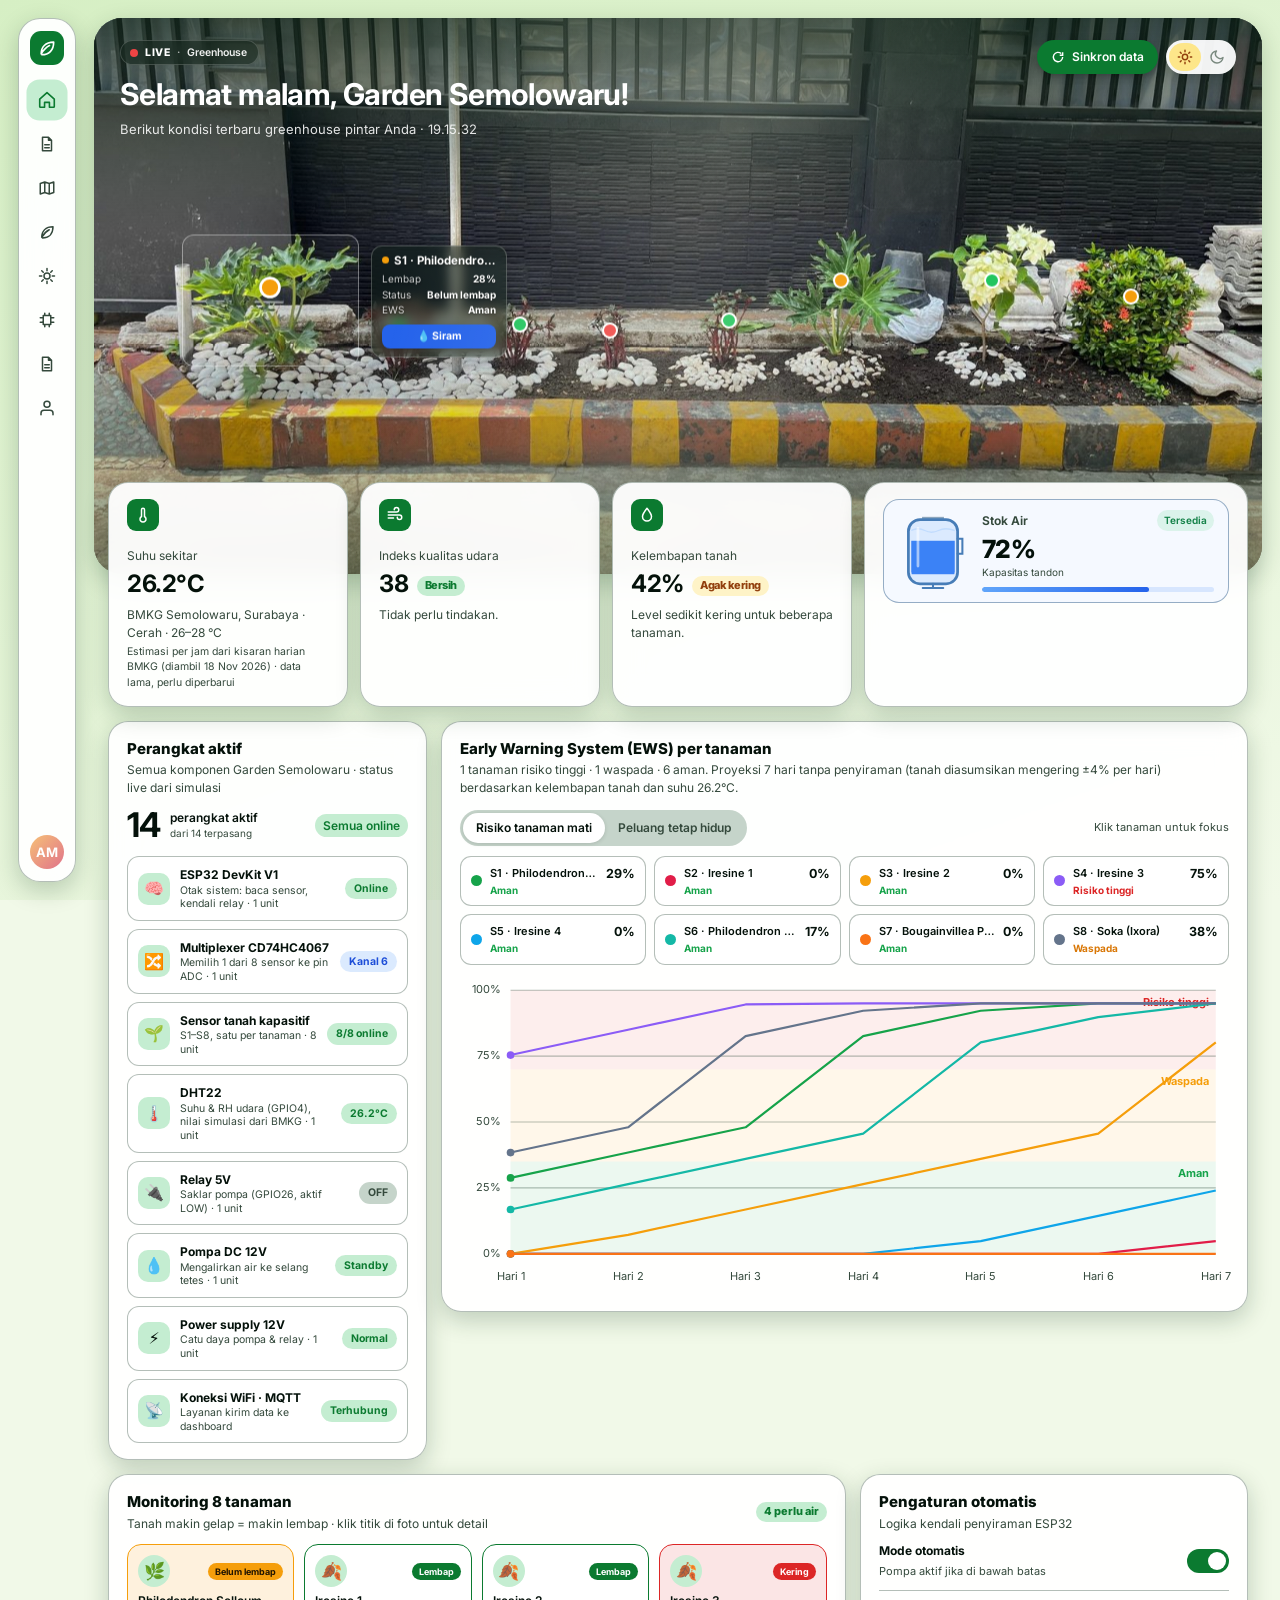
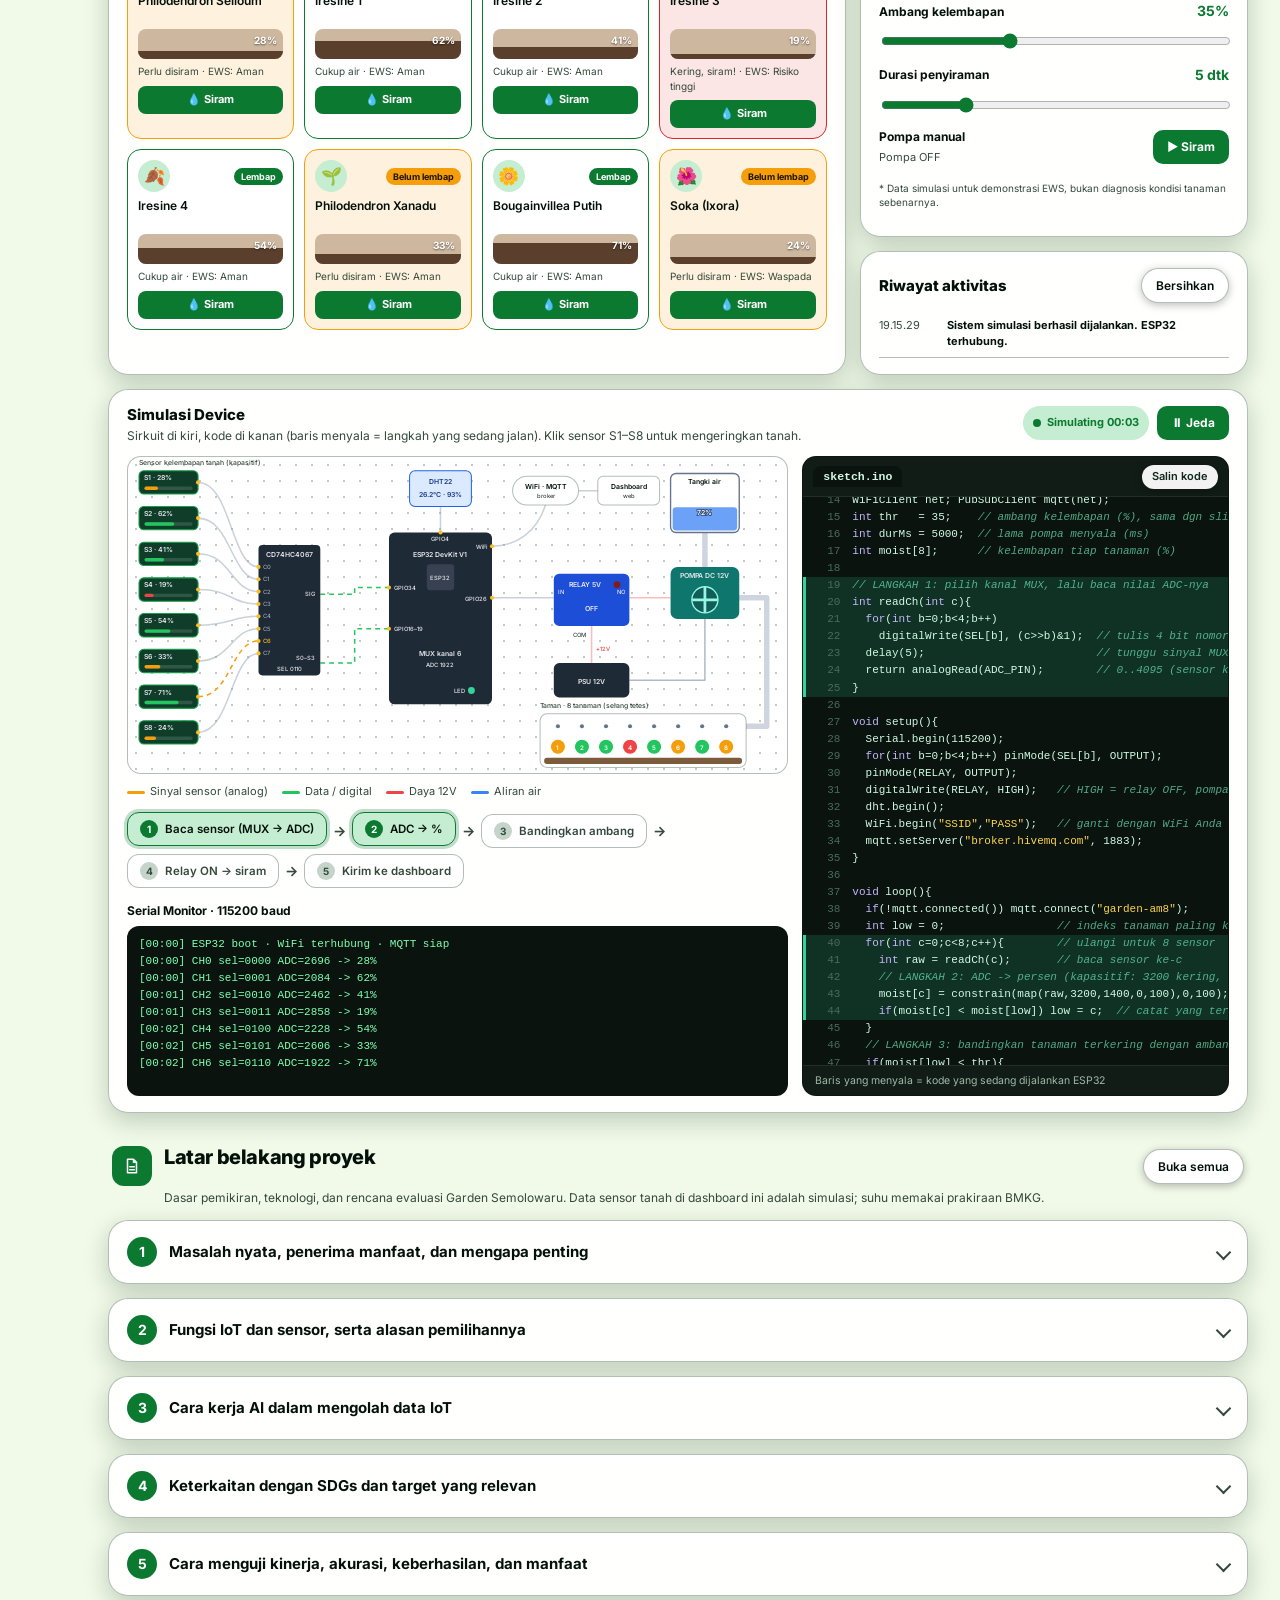
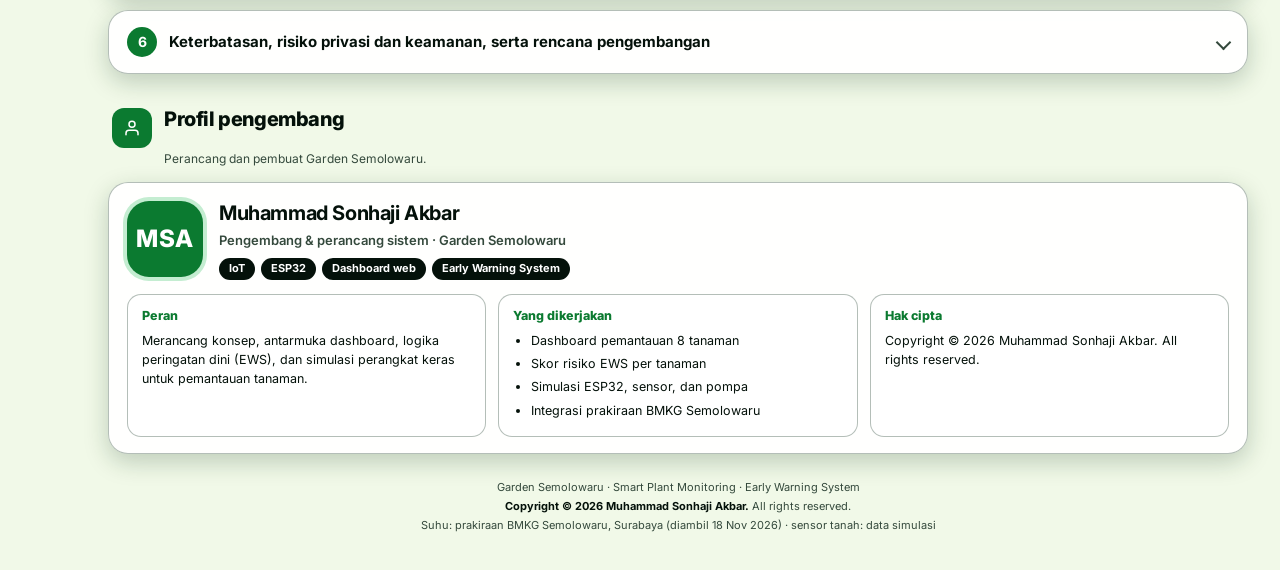
<file: index.html>
<!DOCTYPE html> <html lang="id"> <head> <meta charset="UTF-8"> <meta name="author" content="Muhammad Sonhaji Akbar"> <meta name="viewport" content="width=device-width, initial-scale=1, viewport-fit=cover"> <meta name="theme-color" content="#d6efc4"> <title>Garden Semolowaru | Smart Plant Monitoring</title> 
<link rel="preconnect" href="https://fonts.googleapis.com"><link href="https://fonts.googleapis.com/css2?family=Inter:wght@400;500;600;700&display=swap" rel="stylesheet">

  <link rel="stylesheet" href="smart-garden.css">
</head> <body>
<div id="app"></div>


  <script src="smart-garden.js"></script>
</body>
</html>
</file>
<file: smart-garden.css>
:root {--bg1:#d6efc4;--bg2:#f1f9e8;--card:rgba(255,255,255,.95);--solid:#fff;--ink:#04110a;--mut:#34493c;--line:rgba(8,40,20,.3);--g:#0b7a30;--g2:#c4edd1;--track:#c5d4ca;--amber:#f59e0b;--red:#dc2626;--water:#3b82f6;--sh:0 8px 24px rgba(10,50,25,.22);--soilD:#cdb79f;--soilW:#5a3f2d;color-scheme:light}
:root[data-theme=dark] {--bg1:#0c1a12;--bg2:#08120c;--card:rgba(16,30,22,.94);--solid:#18281f;--ink:#fff;--mut:#d3e6da;--line:rgba(200,255,220,.32);--g:#52f09a;--g2:#1f4a33;--track:#3b5545;--sh:none;--soilD:#7d6a58;--soilW:#2e1f15;color-scheme:dark}
* {box-sizing:border-box}
html {scroll-behavior:smooth;height:100%;scroll-padding-top:env(safe-area-inset-top,0px)}
body {margin:0;min-height:100%;background:linear-gradient(160deg,var(--bg1),var(--bg2)) fixed;background-color:var(--bg2);color:var(--ink);font:14px/1.45 Inter,system-ui,sans-serif;overflow-x:hidden;padding-top:env(safe-area-inset-top,0px);padding-bottom:env(safe-area-inset-bottom,0px)}
button {font:inherit;cursor:pointer;border:0;color:inherit;background:none}
:focus-visible {outline:2px solid var(--g);outline-offset:2px}
svg {display:block}
.shell {display:flex;gap:18px;max-width:1440px;margin:0 auto;padding:18px}
.side {position:sticky;top:calc(18px + env(safe-area-inset-top,0px));align-self:flex-start;height:calc(100vh - 36px);width:58px;flex:none;background:var(--card);backdrop-filter:blur(14px);border:1px solid var(--line);border-radius:22px;display:flex;flex-direction:column;align-items:center;padding:12px 0;gap:6px;box-shadow:var(--sh)}
.side .logo {width:34px;height:34px;border-radius:11px;background:var(--g);color:#fff;display:grid;place-items:center;margin-bottom:10px}
.side a {width:38px;height:38px;border-radius:12px;display:grid;place-items:center;color:var(--mut);transition:.25s}
.side a:hover, .side a.on {background:var(--g2);color:var(--g);transform:scale(1.08)}
.side .sp {flex:1}
.av {width:34px;height:34px;border-radius:50%;background:linear-gradient(135deg,#f6c177,#e0728a);color:#fff;font-weight:700;display:grid;place-items:center;font-size:13px}
.main {flex:1;min-width:0}
.hero {position:relative;border-radius:28px;overflow:hidden;aspect-ratio:21/10;min-height:360px;background:#2b3a30;box-shadow:var(--sh)}
.scene {position:absolute;left:50%;top:50%;width:max(100%,860px);aspect-ratio:2576/1782;transform:translate(-50%,-57%)}
.drift {position:absolute;inset:0;transform-origin:50% 55%;animation:drift 16s ease-in-out infinite alternate}
.drift img {position:absolute;inset:0;width:100%;height:100%;object-fit:cover}
@keyframes drift {
  0% {transform:scale(1) translate(0)}
  to {transform:scale(1.09) translate(-1.6%,.8%)}
}
.hero:before {content:"";position:absolute;inset:0;z-index:2;pointer-events:none;background:linear-gradient(180deg,#081e10b8,#081e1000 38% 60%,#081e1080)}
.hero:after {content:"";position:absolute;inset:-20% -60%;z-index:2;pointer-events:none;background:linear-gradient(105deg,transparent 40%,rgba(255,255,230,.16) 50%,transparent 60%);animation:sweep 9s linear infinite}
@keyframes sweep {
  0% {transform:translate(-30%)}
  to {transform:translate(60%)}
}
.htop {position:absolute;z-index:4;left:26px;right:26px;top:22px;display:flex;justify-content:space-between;gap:12px;align-items:flex-start;color:#fff}
.htop h1 {margin:0;font-size:clamp(20px,2.6vw,30px);font-weight:700;letter-spacing:-.6px}
.htop p {margin:3px 0 0;font-size:13px;opacity:.88}
.btns {display:flex;gap:8px;flex-wrap:wrap;justify-content:flex-end}
.pill {display:inline-flex;align-items:center;gap:7px;padding:8px 14px;border-radius:999px;background:#fffffff0;color:#12281c;font-weight:600;font-size:12px;box-shadow:0 2px 8px #0002;transition:.2s}
.pill:hover {transform:translateY(-1px)}
.pill.g {background:var(--g);color:#fff}
.pill.g.spin svg {animation:rot .9s linear infinite}
@keyframes rot {
  to {transform:rotate(360deg)}
}
.hbot {position:absolute;z-index:4;left:22px;right:22px;bottom:104px;display:flex;justify-content:space-between;gap:10px;flex-wrap:wrap;align-items:center}
.tabs {display:flex;background:#fffffff0;border-radius:999px;padding:3px;box-shadow:0 2px 8px #0002}
.tabs button {padding:6px 13px;border-radius:999px;font-size:12px;font-weight:600;color:#43584b;transition:.25s}
.tabs button.on {background:#e3efe6;color:#12281c}
.hs {position:absolute;z-index:3;width:16px;height:16px;margin:-8px 0 0 -8px;border-radius:50%;border:2px solid #fff;background:var(--c,#34c778);box-shadow:0 0 0 0 var(--c);animation:ping 2.2s ease-out infinite;cursor:pointer;transition:background .3s}
.hs.on {transform:scale(1.35)}
@keyframes ping {
  0% {box-shadow:0 0 color-mix(in srgb,var(--c) 70%,transparent)}
  to {box-shadow:0 0 0 16px transparent}
}
.tip {position:absolute;z-index:5;width:196px;padding:12px 14px;border-radius:14px;background:#ffffffe0;backdrop-filter:blur(10px);color:#12281c;box-shadow:0 10px 30px #0004;transition:left .8s cubic-bezier(.4,0,.2,1),top .8s cubic-bezier(.4,0,.2,1);pointer-events:none}
.tip:before {content:"";position:absolute;left:-22px;top:calc(100% - 16px);width:22px;height:1.5px;background:#fff}
.tip.flip:before {left:100%}
.tip h3 {margin:0 0 6px;font-size:14px}
.tip div {display:flex;justify-content:space-between;font-size:11px;color:#516558;margin-top:2px}
.tip b {color:#12281c}
.card {background:var(--card);backdrop-filter:blur(14px);-webkit-backdrop-filter:blur(14px);border:1px solid var(--line);border-radius:20px;padding:16px 18px;box-shadow:var(--sh);min-width:0}
.metrics {position:relative;z-index:6;display:grid;grid-template-columns:1fr 1fr 1fr 1.6fr;gap:12px;margin:-92px 14px 14px}
.m .ic {width:32px;height:32px;border-radius:9px;display:grid;place-items:center;background:var(--g);color:#fff;margin-bottom:14px}
.m small {color:var(--mut);font-size:12px}
.m .v {font-size:clamp(19px,2vw,24px);font-weight:700;letter-spacing:-.5px;margin:2px 0 4px}
.m p {margin:0;color:var(--mut);font-size:12px}
.badge {display:inline-block;font-size:11px;font-weight:600;padding:2px 8px;border-radius:99px;background:var(--g2);color:var(--g);vertical-align:middle;margin-left:4px}
.badge.low {background:#fef3c7;color:#92400e}
.badge.crit {background:#fee2e2;color:#991b1b}
.pg {display:grid;grid-template-columns:1fr;gap:10px}
.p {border-radius:16px;padding:12px;background:color-mix(in srgb,var(--c) 12%,var(--solid));border:1px solid color-mix(in srgb,var(--c) 18%,transparent)}
.p .t {display:flex;gap:8px;align-items:center;font-size:12px;font-weight:600;color:var(--c)}
.p .t i {width:26px;height:26px;border-radius:50%;background:color-mix(in srgb,var(--c) 18%,transparent);display:grid;place-items:center;font-style:normal;font-size:13px;flex:none}
.p .t span {flex:1;line-height:1.2}
.p .t em {font-style:normal;font-size:11px;color:var(--mut);font-weight:500;text-align:right}
.bar {height:5px;border-radius:9px;background:color-mix(in srgb,var(--c) 18%,transparent);margin-top:10px;overflow:hidden}
.bar i {display:block;height:100%;width:0;border-radius:9px;background:var(--c);transition:width 1.4s cubic-bezier(.2,.8,.2,1)}
.row2 {display:grid;grid-template-columns:minmax(0,.9fr) minmax(0,2.1fr);gap:14px;margin:0 14px 14px}
.card h2 {margin:0;font-size:15px;font-weight:700}
.card .sub {margin:2px 0 0;font-size:12px;color:var(--mut)}
.donut {display:flex;align-items:center;justify-content:space-between;gap:10px;margin-top:10px}
.dw {position:relative;width:150px;height:150px;flex:none}
.dw svg {transform:rotate(-90deg)}
.dw circle {fill:none;stroke-width:15;stroke-linecap:round}
.dw .tr {stroke:var(--track)}
.dw .fg {stroke:var(--g);stroke-dasharray:0 1000;transition:stroke-dasharray 1.6s cubic-bezier(.2,.8,.2,1)}
.dw b {position:absolute;inset:0;display:grid;place-items:center;font-size:32px;font-weight:700}
.up {color:var(--g);font-size:12px;font-weight:600;background:var(--g2);padding:3px 8px;border-radius:99px}
.chead {display:flex;justify-content:space-between;align-items:center;gap:10px;flex-wrap:wrap}
.leg {display:flex;gap:14px;flex-wrap:wrap;justify-content:center;font-size:11px;color:var(--mut);margin:10px 0 4px}
.leg i {display:inline-block;width:8px;height:8px;border-radius:50%;background:var(--c);margin-right:5px}
#chart {width:100%;height:auto}
#chart text {fill:var(--mut);font-size:10px}
#chart .gl {stroke:var(--line);stroke-width:1}
#chart .ln {fill:none;stroke-width:1.8;stroke-linejoin:round;stroke-dasharray:1;stroke-dashoffset:1;animation:draw 1.6s ease forwards}
#chart .ar {opacity:0;animation:fin 1.2s .6s ease forwards}
@keyframes draw {
  to {stroke-dashoffset:0}
}
@keyframes fin {
  to {opacity:1}
}
.row3 {display:grid;grid-template-columns:minmax(0,1.9fr) minmax(0,1fr);gap:14px;margin:0 14px 14px}
.plants {display:grid;grid-template-columns:repeat(4,minmax(0,1fr));gap:10px;margin-top:12px}
.plant {padding:10px;border:2px solid var(--line);border-radius:14px;background:var(--solid);transition:.3s}
.plant.ok {border-color:var(--g)}
.plant.low {border-color:var(--amber);background:color-mix(in srgb,var(--amber) 14%,var(--solid))}
.plant.critical {border-color:var(--red);background:color-mix(in srgb,var(--red) 12%,var(--solid))}
.plant .pt {display:flex;justify-content:space-between;align-items:center;gap:4px}
.plant .em {width:32px;height:32px;border-radius:50%;background:var(--g2);display:grid;place-items:center;font-size:17px}
.st {font-size:9px;font-weight:700;padding:2px 7px;border-radius:99px;color:#fff;background:var(--g)}
.low .st {background:var(--amber);color:#1f1300}
.critical .st {background:var(--red);animation:blink 1.2s infinite}
@keyframes blink {
  50% {opacity:.5}
}
.pn {font-weight:600;font-size:12px;margin-top:6px;line-height:1.25;min-height:30px}
.soil {position:relative;height:30px;border-radius:8px;overflow:hidden;margin-top:6px;background:var(--soilD)}
.soil i {position:absolute;left:0;right:0;bottom:0;background:var(--soilW);transition:height .3s}
.soil span {position:absolute;right:6px;top:4px;color:#fff;font-size:10px;font-weight:700;text-shadow:0 1px 2px #0008}
.plant.wet {border-color:var(--water);box-shadow:0 0 0 3px #3b82f633;animation:bob 1.2s ease-in-out infinite}
@keyframes bob {
  50% {transform:translateY(-2px)}
}
.wb {width:100%;margin-top:7px;padding:6px;border-radius:8px;background:var(--g);color:#fff;font-size:11px;font-weight:700}
.wb:disabled {opacity:.45;cursor:not-allowed}
.hint {font-size:10px;color:var(--mut);margin-top:5px}
.cr {display:flex;justify-content:space-between;align-items:center;gap:10px;padding:10px 0;border-bottom:1px solid var(--line)}
.cr b {display:block;font-size:12px}
.cr small {color:var(--mut);font-size:11px}
.sw {width:42px;height:24px;border-radius:20px;background:#8a9a91;padding:3px;flex:none;transition:.2s}
.sw:after {content:"";display:block;width:18px;height:18px;border-radius:50%;background:#fff;transition:.2s}
.sw.on {background:var(--g)}
.sw.on:after {transform:translate(18px)}
.rv {font-weight:700;color:var(--g)}
input[type=range] {width:100%;accent-color:var(--g)}
.go {padding:8px 14px;border-radius:10px;background:var(--g);color:#fff;font-weight:700;font-size:12px}
.log {max-height:150px;overflow:auto;margin-top:8px}
.li {display:flex;gap:10px;padding:7px 0;border-bottom:1px solid var(--line);font-size:11px}
.li time {color:var(--mut);min-width:58px}
.foot {text-align:center;color:var(--mut);font-size:11px;padding:6px 0 14px}
.toast {position:fixed;z-index:50;right:20px;bottom:calc(20px + env(safe-area-inset-bottom,0px));background:#173b2a;color:#fff;padding:11px 16px;border-radius:12px;opacity:0;transform:translateY(8px);transition:.25s;pointer-events:none}
.toast.show {opacity:1;transform:none}
.rv0 {opacity:0;transform:translateY(18px);animation:up .7s var(--d,0s) cubic-bezier(.2,.8,.2,1) forwards}
@keyframes up {
  to {opacity:1;transform:none}
}
@media (max-width: 1100px) {
  .metrics {grid-template-columns:1fr 1fr 1fr}
  .pg-wrap {grid-column:1/-1}
  .row2, .row3 {grid-template-columns:1fr}
  .plants {grid-template-columns:repeat(4,minmax(0,1fr))}
}
@media (max-width: 820px) {
  .shell {padding:10px 10px calc(78px + env(safe-area-inset-bottom,0px));gap:0}
  .side {position:fixed;z-index:40;left:10px;right:10px;top:auto;bottom:calc(10px + env(safe-area-inset-bottom,0px));width:auto;height:auto;flex-direction:row;justify-content:space-around;padding:8px 6px;border-radius:20px}
  .side .logo, .side .sp, .side .av {display:none}
  .hero {aspect-ratio:auto;height:520px}
  .htop {left:16px;right:16px;top:16px;flex-direction:column}
  .btns {justify-content:flex-start}
  .hbot {left:14px;right:14px;bottom:104px}
  .metrics {grid-template-columns:1fr 1fr;margin:-92px 6px 12px}
  .metrics .m:nth-child(3) {grid-column:1/-1}
  .row2, .row3 {margin:0 6px 12px}
  .plants {grid-template-columns:1fr 1fr}
  .donut {flex-direction:column}
  .tip {width:164px;padding:10px}
}
@media (prefers-reduced-motion: reduce) {
  *, *:before, *:after {animation:none !important;transition:none !important}
  .rv0 {opacity:1;transform:none}
  #chart .ln {stroke-dashoffset:0}
  #chart .ar {opacity:1}
}
@media (max-width: 820px) {
  .shell {padding:8px 8px calc(76px + env(safe-area-inset-bottom,0px))}
  .hero {height:clamp(390px,112vw,470px);border-radius:20px}
  .scene {width:max(100%,700px)}
  .htop {gap:10px}
  .htop p {max-width:34ch;font-size:12px}
  .btns {gap:6px}
  .pill {padding:8px 11px;font-size:11px}
  .hbot {bottom:16px;align-items:flex-end}
  .tabs {max-width:100%;overflow-x:auto}
  .tabs button {white-space:nowrap;padding:7px 10px}
  .metrics {margin:-72px 4px 12px;gap:8px}
  .metrics .card {padding:13px}
  .m .ic {margin-bottom:9px}
  .row2, .row3 {gap:10px;margin:0 4px 10px}
  .donut {flex-direction:row}
  .dw {width:118px;height:118px}
  .dw svg {width:118px;height:118px}
  .dw b {font-size:26px}
  .plants {gap:8px}
  .plant {padding:9px}
  .card {border-radius:16px}
  .side {left:8px;right:8px;bottom:calc(8px + env(safe-area-inset-bottom,0px))}
}
@media (max-width: 520px) {
  body {font-size:13px}
  .shell {padding-inline:7px}
  .hero {height:430px;min-height:0}
  .htop {left:13px;right:13px;top:13px}
  .htop h1 {font-size:22px}
  .htop p {font-size:11px;max-width:29ch}
  .htop .btns {width:100%;justify-content:flex-start}
  .htop .pill {padding:7px 9px}
  .hbot {left:10px;right:10px;bottom:12px;display:grid;gap:8px}
  .hbot .btns {justify-content:flex-start}
  .hbot .pill {padding:7px 10px}
  .metrics {grid-template-columns:repeat(2,minmax(0,1fr));margin:-55px 3px 10px;gap:7px}
  .metrics .m:nth-child(3) {grid-column:auto}
  .metrics .pg-wrap {grid-column:1/-1}
  .metrics .card {padding:11px}
  .m .v {font-size:19px}
  .m small, .m p {font-size:10px}
  .badge {font-size:9px;padding:2px 6px}
  .pg {grid-template-columns:1fr 1fr;gap:7px}
  .p {padding:9px}
  .p .t {font-size:10px;gap:5px}
  .p .t i {width:22px;height:22px}
  .p .t em {font-size:9px}
  .row2, .row3 {margin-inline:3px}
  .card {padding:13px}
  .chead {align-items:flex-start}
  .chead .pill {padding:7px 9px}
  .leg {gap:9px;font-size:10px}
  #chart {min-height:150px}
  .plants {grid-template-columns:repeat(2,minmax(0,1fr));gap:7px}
  .pn {font-size:11px;min-height:28px}
  .st {font-size:8px;padding:3px 6px}
  .plant .em {width:29px;height:29px}
  .cr {gap:8px}
  .cr b {font-size:11px}
  .cr small {font-size:10px}
  .go {padding:8px 10px}
  .tip {width:148px;font-size:11px}
  .tip h3 {font-size:12px}
  .tip div {font-size:10px}
  .foot {font-size:10px;padding-bottom:8px}
  .toast {left:12px;right:12px;bottom:calc(78px + env(safe-area-inset-bottom,0px));text-align:center}
}
@media (max-width: 360px) {
  .htop h1 {font-size:20px}
  .pill {font-size:10px}
  .tabs button {font-size:10px;padding-inline:8px}
  .metrics {gap:6px}
  .m .v {font-size:17px}
  .pg {grid-template-columns:1fr}
  .donut {justify-content:center}
  .side a {width:34px;height:36px}
}
@media (hover: none) {
  .pill:hover, .side a:hover {transform:none}
}
button, .hz, .hs {-webkit-tap-highlight-color:transparent}
.scene {left:0;--ty:-57%;transform:translate(var(--tx,0px),var(--ty));transition:transform .8s cubic-bezier(.4,0,.2,1);will-change:transform}
.scene.drag {transition:none}
.hero {touch-action:pan-y}
.htop, .hbot {pointer-events:none}
.htop button, .hbot button, .hbot .tabs {pointer-events:auto}
.hz {position:absolute;z-index:2;border-radius:12px;cursor:pointer;transition:box-shadow .25s,background .25s}
.hz.on {box-shadow:inset 0 0 0 1px #fff6;background:#ffffff0d}
.hs {z-index:3}
@media (pointer: coarse) {
  .hs {width:20px;height:20px;margin:-10px 0 0 -10px}
}
.tip {width:136px;padding:7px 10px 8px;border-radius:11px;background:#0c20146b;backdrop-filter:blur(6px) saturate(1.2);-webkit-backdrop-filter:blur(6px) saturate(1.2);color:#fff;border:1px solid rgba(255,255,255,.22);box-shadow:0 4px 14px #0003;transition:left .6s cubic-bezier(.4,0,.2,1),top .6s cubic-bezier(.4,0,.2,1)}
.tip:before {display:none}
.tip h3 {margin:0 0 4px;font-size:11.5px;line-height:1.25;font-weight:700;white-space:nowrap;overflow:hidden;text-overflow:ellipsis;text-shadow:0 1px 2px #0007}
.tip h3 u {display:inline-block;width:7px;height:7px;border-radius:50%;margin-right:5px;vertical-align:1px;text-decoration:none}
.tip div {font-size:10px;margin-top:1px;gap:10px;color:#ffffffd1;text-shadow:0 1px 2px #0007}
.tip b {color:#fff}
.live {display:inline-flex;align-items:center;gap:7px;max-width:100%;margin-bottom:8px;padding:4px 11px 4px 9px;border-radius:999px;background:#0a1c1280;backdrop-filter:blur(8px);-webkit-backdrop-filter:blur(8px);border:1px solid rgba(255,255,255,.18);color:#fff;font-size:10.5px;font-weight:800;letter-spacing:.6px;transition:background .3s}
.live i {width:8px;height:8px;border-radius:50%;background:#ef4444;flex:none;animation:livep 1.4s ease-out infinite}
.live span {font-weight:600;letter-spacing:0;opacity:.92;white-space:nowrap;overflow:hidden;text-overflow:ellipsis}
.live span:before {content:"\b7";margin-right:7px;opacity:.7}
.live.pump {background:#2563ebbd}
.live.pump i {background:#bfdbfe}
@keyframes livep {
  0% {box-shadow:0 0 #ef4444bf}
  to {box-shadow:0 0 0 8px #ef444400}
}
.live.pump i {animation-name:livew}
@keyframes livew {
  0% {box-shadow:0 0 #bfdbfecc}
  to {box-shadow:0 0 0 8px #bfdbfe00}
}
.modesw {position:relative;display:inline-flex;align-items:center;height:34px;padding:3px;border-radius:999px;background:#fffffff0;box-shadow:0 2px 8px #0002;flex:none;transition:transform .15s}
.modesw:active {transform:scale(.95)}
.modesw:before {content:"";position:absolute;left:3px;top:3px;width:32px;height:28px;border-radius:999px;background:#fde68a;transition:transform .3s cubic-bezier(.4,0,.2,1),background .3s}
.modesw span {position:relative;z-index:1;width:32px;height:28px;display:grid;place-items:center;color:#7a8a80;transition:color .25s}
.modesw .s1 {color:#92400e}
:root[data-theme=dark] .modesw:before {transform:translate(32px);background:#c7d2fe}
:root[data-theme=dark] .modesw .s1 {color:#7a8a80}
:root[data-theme=dark] .modesw .s2 {color:#3730a3}
#wfx {pointer-events:none}
.wj {position:absolute;z-index:2;transform:translate(-50%);pointer-events:none;animation:wIn .45s ease}
.wj.out {opacity:0;transition:opacity .45s}
@keyframes wIn {
  0% {opacity:0}
}
.wpipe {position:absolute;left:50%;top:0;width:3px;margin-left:-1.5px;border-radius:2px;background:linear-gradient(90deg,#fff9,#6e8278e6);box-shadow:0 0 0 .5px #00000040}
.wnz {position:absolute;left:50%;width:22px;height:9px;margin:-4px 0 0 -11px;border-radius:4px 4px 9px 9px;background:linear-gradient(180deg,#e5e7eb,#6b7280);box-shadow:0 2px 4px #0006}
.wz {position:absolute;left:-28%;right:-28%;bottom:0}
.wcone {position:absolute;inset:0;clip-path:polygon(43% 0,57% 0,100% 100%,0 100%);background:linear-gradient(180deg,#dbeafe99,#93c5fd29 70%,#93c5fd00);animation:cone .8s ease-in-out infinite alternate}
@keyframes cone {
  0% {opacity:.5}
  to {opacity:1}
}
.wz b {position:absolute;top:0;width:3px;height:11px;margin-left:-1.5px;border-radius:50% / 65% 65% 35% 35%;background:linear-gradient(180deg,#fff,#7db4ff);box-shadow:0 0 5px #93c5fde6;opacity:0;animation:fall var(--du) var(--dl) cubic-bezier(.4,0,.9,.55) infinite}
@keyframes fall {
  0% {top:0;opacity:0}
  12% {opacity:1}
  85% {opacity:1}
  to {top:100%;opacity:0}
}
.wz u {position:absolute;left:50%;bottom:0;width:4px;height:4px;margin-left:-2px;border-radius:50%;background:#dbeafe;opacity:0;animation:spl .8s var(--dl) ease-out infinite}
@keyframes spl {
  0% {transform:translate(0);opacity:.95}
  50% {transform:translate(calc(var(--dx)*.6),-18px);opacity:.9}
  to {transform:translate(var(--dx),2px);opacity:0}
}
.wring {position:absolute;left:50%;bottom:0;width:20px;height:7px;border:1.5px solid rgba(219,234,254,.9);border-radius:50%;opacity:0;transform:translate(-50%,50%) scale(.2);animation:ring 1.1s var(--dl) ease-out infinite}
@keyframes ring {
  0% {opacity:.95;transform:translate(-50%,50%) scale(.2)}
  to {opacity:0;transform:translate(-50%,50%) scale(3.6)}
}
.wglow {position:absolute;left:-45%;right:-45%;bottom:-6%;height:34%;background:radial-gradient(ellipse at 50% 60%,rgba(147,197,253,.5),transparent 70%);animation:cone 1.1s ease-in-out infinite alternate}
#chart.done .ln {animation:none;stroke-dashoffset:0}
#chart {overflow:visible}
@media (max-width: 820px) {
  .scene {--ty:-50%;width:max(100%,820px)}
  .hero {height:clamp(470px,78vw,560px)}
  .hbot {bottom:84px}
}
@media (max-width: 520px) {
  .hero {height:490px}
  .htop {gap:8px}
  .htop .pd {display:none}
  .live {font-size:10px;padding:3px 10px 3px 8px;margin-bottom:6px}
  #bSup {padding:0;width:34px;height:34px;justify-content:center}
  #bSup .tx {display:none}
  .hbot {display:block;bottom:68px}
  .hbot .btns {display:none}
  .tabs {display:flex;width:100%}
  .tabs button {flex:1;padding:7px 4px}
  .tip {width:118px;padding:6px 8px 7px}
  .tip h3 {font-size:10.5px}
  .tip div {font-size:9.5px}
  #chart text {font-size:15px}
  #chart .ln {stroke-width:3}
  #chart .gl {stroke-width:1.5}
}
@media (max-width: 360px) {
  #bSync {padding:7px 9px}
}
@media (prefers-reduced-motion: reduce) {
  .wz b {opacity:.85;top:40%}
}
.simc {margin:0 14px 14px}
.simh {display:flex;justify-content:space-between;align-items:flex-start;gap:10px;flex-wrap:wrap}
.simst {display:inline-flex;align-items:center;gap:6px;font-size:11px;font-weight:700;padding:4px 10px;border-radius:99px;background:var(--g2);color:var(--g)}
.simst i {width:8px;height:8px;border-radius:50%;background:var(--g);animation:blink 1.2s infinite}
.simst.off {background:var(--track);color:var(--mut)}
.simst.off i {background:var(--mut);animation:none}
.simw {overflow-x:auto;margin-top:10px;border-radius:14px;border:1px solid var(--line);background:color-mix(in srgb,var(--solid) 70%,transparent)}
.simw svg {min-width:720px;width:100%;height:auto}
.sim text {font:600 10px Inter,system-ui,sans-serif;fill:var(--ink)}
.sim .bt {fill:#e5e7eb}
.sim .sm {font-size:8.5px;font-weight:500}
.sim .mu {fill:var(--mut);font-weight:500}
.sim .box {fill:var(--solid);stroke:var(--line);stroke-width:1.5}
.sim .dev {fill:#1f2a37}
.sim .w {fill:none;stroke:#94a3b8;stroke-width:2.2;opacity:.5;stroke-linejoin:round}
.sim .w.pw {stroke:#ef4444;opacity:.35}
.sim .w.gn {stroke:#64748b}
.sim .w.on {stroke:#f59e0b;opacity:1;stroke-dasharray:7 6;animation:dm .55s linear infinite}
.sim .w.on.sg {stroke:#22c55e}
.sim .w.on.pw {stroke:#ef4444}
.sim .w.on.gn {stroke:#cbd5e1}
@keyframes dm {
  to {stroke-dashoffset:-13}
}
.sim .pipe {fill:none;stroke:#94a3b8;stroke-width:8;stroke-linecap:round;stroke-linejoin:round;opacity:.45}
.sim .wat {fill:none;stroke:#3b82f6;stroke-width:4;stroke-linecap:round;stroke-linejoin:round;stroke-dasharray:8 8;opacity:0}
.sim .wat.on {opacity:1;animation:dm .45s linear infinite}
.sim .imp {transform-box:fill-box;transform-origin:center}
.sim .imp.on {animation:rot .45s linear infinite}
.sim .dp {fill:#60a5fa;opacity:0}
.sim .dp.on {animation:dpf .7s ease-in infinite}
@keyframes dpf {
  0% {transform:translateY(0);opacity:1}
  to {transform:translateY(20px);opacity:0}
}
.sim .sn {cursor:pointer}
.sim .sn:hover rect:first-child {stroke:#fbbf24;stroke-width:2}
.sim .dsh.fl {fill:var(--g2);stroke:var(--g)}
.fl2 {display:flex;flex-wrap:wrap;gap:6px;align-items:center;margin:14px 0 4px}
.fc {display:inline-flex;gap:7px;align-items:center;padding:7px 12px;border-radius:12px;border:1.5px solid var(--line);background:var(--solid);font-size:11.5px;font-weight:600;color:var(--mut);transition:.25s}
.fc b {width:18px;height:18px;border-radius:50%;background:var(--track);display:grid;place-items:center;font-size:10px;color:var(--mut)}
.fc.on {border-color:var(--g);color:var(--ink);background:var(--g2);transform:translateY(-2px);box-shadow:0 0 0 3px color-mix(in srgb,var(--g) 25%,transparent)}
.fc.on b {background:var(--g);color:#fff}
.fa {color:var(--mut);font-weight:700}
.simg {display:grid;grid-template-columns:1fr 1fr;gap:14px;margin-top:12px}
.simg h3 {margin:0 0 6px;font-size:12px;display:flex;justify-content:space-between;align-items:center}
.ser, .code {background:#0a130e;border-radius:12px;padding:10px 12px;height:220px;overflow:auto;font:11px/1.55 ui-monospace,Menlo,Consolas,monospace;margin:0}
.ser {color:#7cffb2}
.ser div {white-space:pre-wrap}
.ser .y {color:#fcd34d}
.ser .b {color:#93c5fd}
.ser .r {color:#fca5a5}
.code {color:#d1fae5;white-space:pre}
.simleg {display:flex;gap:14px;flex-wrap:wrap;font-size:11px;color:var(--mut);margin-top:10px}
.simleg i {display:inline-block;width:18px;height:3px;border-radius:2px;background:var(--c);margin-right:5px;vertical-align:middle}
@media (max-width: 1100px) {
  .simg {grid-template-columns:1fr}
}
@media (max-width: 820px) {
  .simc {margin:0 6px 12px}
}
.row2 {grid-template-columns:minmax(0,.85fr) minmax(0,2.15fr);align-items:start}
.dvl {display:grid;gap:8px;margin-top:14px}
.dr {display:flex;align-items:center;gap:10px;padding:9px 10px;border-radius:12px;background:var(--solid);border:1px solid var(--line)}
.dr > div {min-width:0}
.dr .di {width:32px;height:32px;border-radius:10px;background:var(--g2);display:grid;place-items:center;font-size:16px;flex:none}
.dr b {display:block;font-size:12px}
.dr small {display:block;color:var(--mut);font-size:10.5px;line-height:1.3}
.dr .dt {margin-left:auto;font-size:10.5px;font-weight:700;padding:3px 9px;border-radius:99px;background:var(--g2);color:var(--g);white-space:nowrap}
.dr .dt.b {background:#dbeafe;color:#1d4ed8}
.dr .dt.n {background:var(--track);color:var(--mut)}
.ewsum {display:flex;gap:8px;flex-wrap:wrap;margin:14px 0 12px}
.ewsum span {font-size:11.5px;font-weight:700;padding:5px 12px;border-radius:99px;background:color-mix(in srgb,var(--c) 14%,var(--solid));color:var(--c);border:1px solid color-mix(in srgb,var(--c) 30%,transparent)}
.ews {display:grid;grid-template-columns:repeat(4,minmax(0,1fr));gap:10px}
.ec {--c:#16a34a;position:relative;padding:11px;border-radius:14px;background:color-mix(in srgb,var(--c) 8%,var(--solid));border:1.5px solid color-mix(in srgb,var(--c) 45%,transparent);cursor:pointer;transition:.25s;display:flex;flex-direction:column;gap:7px}
.ec.low {--c:#d97706}
.ec.hi {--c:#dc2626}
.ec:hover {transform:translateY(-2px)}
.ec.sel {box-shadow:0 0 0 2.5px var(--c)}
.ec .eh {display:flex;gap:8px;align-items:center;min-width:0}
.ec .eh > div {min-width:0}
.ec .em {width:30px;height:30px;border-radius:50%;background:color-mix(in srgb,var(--c) 18%,transparent);display:grid;place-items:center;font-size:15px;flex:none}
.ec b {font-size:12px;line-height:1.2;display:block}
.ec small {font-size:10px;color:var(--mut);display:block}
.ec .eb {align-self:flex-start;font-size:10px;font-weight:800;letter-spacing:.4px;padding:2px 9px;border-radius:99px;background:var(--c);color:#fff}
.ec.hi .eb {animation:blink 1.2s infinite}
.ec .es {display:flex;height:8px;border-radius:9px;overflow:hidden;background:var(--track)}
.ec .es i {display:block;height:100%;transition:width .8s}
.ec .el {background:#22a58a}
.ec .er {background:#ef4444}
.ec .en {display:flex;justify-content:space-between;font-size:10.5px;color:var(--mut)}
.ec .en b {display:inline;font-size:11px;color:var(--ink)}
.ec .spk {width:100%;height:26px}
.ec .ea {margin:0;font-size:10.5px;font-weight:600;color:var(--c)}
.cht {margin-top:16px;padding-top:12px;border-top:1px solid var(--line)}
.cht h3 {margin:0;font-size:13px}
.cht .leg {justify-content:flex-start;margin:6px 0 2px}
.ide {display:grid;grid-template-columns:minmax(0,1.55fr) minmax(320px,1fr);gap:14px;margin-top:12px;align-items:stretch}
.idel h3 {margin:14px 0 6px;font-size:12px}
.idel .simw {margin-top:0;background-image:radial-gradient(color-mix(in srgb,var(--mut) 30%,transparent) 1px,transparent 1px);background-size:16px 16px}
.idek {position:relative;min-height:460px;border-radius:14px;background:#0a130e;overflow:hidden;border:1px solid var(--line)}
.kh {position:absolute;inset:0 0 auto;height:40px;display:flex;align-items:center;justify-content:space-between;padding:0 10px;background:#111c16;border-bottom:1px solid #ffffff14}
.kh .tab {font:600 11.5px ui-monospace,Menlo,monospace;color:#d1fae5;padding:4px 10px;border-radius:8px 8px 0 0;background:#0a130e}
.kh .pill {padding:4px 10px;font-size:11px}
.idek .code {position:absolute;inset:40px 0 30px;height:auto;border-radius:0;padding:8px 0;white-space:pre}
.code .ln {padding:0 12px 0 0;min-height:17px;border-left:3px solid transparent;transition:background .3s}
.code .ln i {display:inline-block;width:34px;text-align:right;margin-right:12px;color:#4b6b5a;font-style:normal;user-select:none}
.code .ln.on {background:#34d39929;border-left-color:#34d399}
.code u {text-decoration:none}
.code .k {color:#c4b5fd}
.code .s {color:#fcd34d}
.code .c {color:#6ee7b7;opacity:.7;font-style:italic}
.kn {position:absolute;left:0;right:0;bottom:0;height:30px;margin:0;display:flex;align-items:center;padding:0 12px;font-size:10.5px;color:#9fb8a9;background:#111c16;border-top:1px solid #ffffff14}
.ser {height:170px}
@media (max-width: 1000px) {
  .ide {grid-template-columns:1fr}
  .idek {min-height:420px}
}
@media (max-width: 820px) {
  .row2 {grid-template-columns:1fr}
  .ews {grid-template-columns:repeat(2,minmax(0,1fr))}
}
.bg {margin:0 14px 14px}
.bg > .card {margin-bottom:14px}
.bgt {display:flex;align-items:center;gap:12px;margin:6px 4px 14px}
.bgt h2 {font-size:20px;letter-spacing:-.4px}
.bgt p {margin:2px 0 0;font-size:12px;color:var(--mut)}
.bgt .ic2 {width:40px;height:40px;border-radius:12px;background:var(--g);color:#fff;display:grid;place-items:center;flex:none}
.bc .hd {display:flex;gap:12px;align-items:center;margin-bottom:12px}
.bc .no {width:30px;height:30px;border-radius:50%;background:var(--g);color:#fff;font-weight:700;display:grid;place-items:center;flex:none}
.bc .hd h3 {margin:0;font-size:15px;line-height:1.3}
.cols {display:grid;grid-template-columns:repeat(auto-fit,minmax(230px,1fr));gap:12px}
.bk {padding:12px 14px;border-radius:14px;background:var(--solid);border:1px solid var(--line)}
.bk h4 {margin:0 0 6px;font-size:12.5px;color:var(--g)}
.bk p, .bk li {font-size:12.5px;line-height:1.55;margin:0 0 6px;color:var(--ink)}
.bk ul {margin:0;padding-left:18px}
.bk li {margin:0 0 4px}
.tw {overflow-x:auto;border-radius:12px;border:1px solid var(--line)}
.tw table {width:100%;min-width:560px;border-collapse:collapse;font-size:12px;background:var(--solid)}
.tw th {text-align:left;padding:8px 10px;background:var(--g2);color:var(--g);font-size:11px;white-space:nowrap}
.tw td {padding:8px 10px;border-top:1px solid var(--line);vertical-align:top;line-height:1.5}
.tw td:first-child {font-weight:700;white-space:nowrap}
.sdgs {display:grid;grid-template-columns:repeat(auto-fit,minmax(250px,1fr));gap:12px}
.sdg {display:flex;gap:12px;padding:12px;border-radius:14px;background:var(--solid);border:1px solid var(--line);border-left:5px solid var(--c)}
.sdg .sn2 {width:44px;height:44px;border-radius:10px;background:var(--c);color:#fff;display:grid;place-items:center;font-weight:800;font-size:17px;flex:none;text-shadow:0 1px 2px #0005}
.sdg b {font-size:13px;display:block}
.sdg em {font-style:normal;font-size:11px;font-weight:700;color:var(--c);display:block;margin:2px 0 4px;filter:brightness(.85)}
.sdg p {margin:0;font-size:12px;line-height:1.5;color:var(--mut)}
.bnote {margin:10px 0 0;font-size:11.5px;color:var(--mut);line-height:1.5}
.tl {display:grid;gap:8px;margin:0;padding:0;list-style:none}
.tl li {display:flex;gap:10px;font-size:12.5px;line-height:1.5}
.tl b {flex:none;font-size:10.5px;padding:2px 9px;height:fit-content;border-radius:99px;background:var(--g2);color:var(--g);white-space:nowrap}
@media (max-width: 820px) {
  .bg {margin:0 6px 12px}
}
.ewc {display:flex;gap:10px;flex-wrap:wrap;align-items:center;justify-content:space-between;margin:14px 0 10px}
.seg {display:inline-flex;background:var(--track);border-radius:99px;padding:3px}
.seg button {padding:6px 13px;border-radius:99px;font-size:12px;font-weight:600;color:var(--mut);transition:.25s}
.seg button.on {background:var(--solid);color:var(--ink);box-shadow:0 1px 4px #0002}
.hint2 {font-size:11px;color:var(--mut)}
.lgd {display:grid;grid-template-columns:repeat(4,minmax(0,1fr));gap:8px;margin-bottom:12px}
.lgi {display:grid;grid-template-columns:auto 1fr auto;grid-template-areas:"i n b" "i e e";column-gap:8px;align-items:center;text-align:left;padding:8px 10px;border-radius:11px;background:var(--solid);border:1.5px solid var(--line);transition:.2s;min-width:0}
.lgi i {grid-area:i;width:11px;height:11px;border-radius:50%;background:var(--c)}
.lgi span {grid-area:n;font-size:11px;font-weight:600;overflow:hidden;text-overflow:ellipsis;white-space:nowrap}
.lgi b {grid-area:b;font-size:12.5px}
.lgi em {grid-area:e;font-style:normal;font-size:10px;font-weight:700}
.lgi em.s0 {color:#16a34a}
.lgi em.s1 {color:#d97706}
.lgi em.s2 {color:#dc2626}
.lgi:hover, .lgi.sel {border-color:var(--c)}
.lgi.sel {box-shadow:0 0 0 2.5px color-mix(in srgb,var(--c) 30%,transparent)}
.lgi.dim {opacity:.45}
@media (max-width: 1100px) {
  .lgd {grid-template-columns:repeat(2,minmax(0,1fr))}
}
.devtop {display:flex;align-items:center;gap:10px;margin:12px 0 2px}
.devtop b {font-size:34px;font-weight:700;letter-spacing:-1px;line-height:1}
.devtop span:nth-child(2) {font-size:12px;font-weight:600;line-height:1.3}
.devtop small {color:var(--mut);font-weight:400}
.devtop .up {margin-left:auto}
.bc > summary.hd {margin-bottom:0;cursor:pointer;list-style:none}
.bc > summary::-webkit-details-marker {display:none}
.bc > summary:after {content:"";margin-left:auto;width:9px;height:9px;flex:none;border-right:2px solid var(--mut);border-bottom:2px solid var(--mut);transform:rotate(45deg);transition:transform .25s}
.bc[open] > summary:after {transform:rotate(-135deg)}
.bc[open] > summary.hd {margin-bottom:12px}
.bc > summary:hover h3 {color:var(--g)}
.foot b {color:var(--ink)}
.foot {line-height:1.7;padding:10px 0 18px}
.dev {border-width:2px}
.dv-h {display:flex;gap:16px;align-items:center;flex-wrap:wrap;margin-bottom:14px}
.dv-av {width:76px;height:76px;border-radius:22px;background:var(--g);color:#fff;font-weight:800;font-size:24px;display:grid;place-items:center;flex:none;letter-spacing:1px;box-shadow:0 0 0 4px var(--g2)}
.dv-h h3 {margin:0;font-size:20px;letter-spacing:-.4px}
.dv-h p {margin:3px 0 8px;color:var(--mut);font-size:13px;font-weight:600}
.dv-t {display:flex;gap:6px;flex-wrap:wrap}
.dv-t span {font-size:11px;font-weight:700;padding:3px 10px;border-radius:99px;background:var(--ink);color:var(--solid)}
.card, .bk, .plant, .dr, .sdg {border-width:1.5px}
.card h2, .bk h4, .bgt h2, .badge {font-weight:800}
.pill {box-shadow:0 2px 8px #0004}

.tip.act {pointer-events:auto}
.tip.act:after {content:"";position:absolute;top:-6px;bottom:-6px;left:-18px;width:18px}
.tip.act.flip:after {left:auto;right:-18px}
.tip .ti {display:block}
.tip .tw {display:block;width:100%;margin-top:7px;padding:6px 8px;border:0;border-radius:8px;background:#2563eb;color:#fff;font-weight:700;font-size:10.5px;line-height:1.2;font-family:inherit;cursor:pointer;box-shadow:0 2px 8px #0004;transition:background .2s,transform .1s}
.tip .tw[hidden] {display:none}
.tip .tw:hover:not(:disabled) {background:#1d4ed8}
.tip .tw:active:not(:disabled) {transform:scale(.97)}
.tip .tw:disabled {background:#ffffff38;color:#ffffffcc;cursor:not-allowed;box-shadow:none}


/* ===== Simulasi Device: responsive width fix ===== */
.simc,
.simh,
.ide,
.idel,
.idek,
.simw {
  box-sizing: border-box;
  min-width: 0;
  max-width: 100%;
}
.simc { width: auto; }
.simh > div:first-child { min-width: 0; flex: 1 1 260px; }
.simh h2 {
  overflow-wrap: anywhere;
  line-height: 1.25;
}
.ide {
  width: 100%;
  grid-template-columns: minmax(0, 1.55fr) minmax(0, 1fr);
}
.simw {
  width: 100%;
  overflow: hidden;
}
.simw svg {
  display: block;
  width: 100%;
  min-width: 0;
  max-width: 100%;
  height: auto;
}
.idek { width: 100%; min-width: 0; }
.idek .code {
  max-width: 100%;
  overflow: auto;
  overscroll-behavior: contain;
}
.ser {
  max-width: 100%;
  overflow: auto;
  overflow-wrap: anywhere;
}
@media (max-width: 820px) {
  .simc {
    margin: 0 8px 12px;
    padding: 12px;
  }
  .ide {
    grid-template-columns: minmax(0, 1fr);
    gap: 10px;
  }
  .simw {
    margin-top: 8px;
    border-radius: 10px;
  }
  .simw svg {
    width: 100%;
    min-width: 0;
  }
  .idek {
    min-height: 320px;
  }
  .idek .code {
    font-size: 10px;
    line-height: 1.45;
  }
  .simh {
    align-items: flex-start;
  }
}
@media (max-width: 520px) {
  .simc {
    margin: 0 6px 10px;
    padding: 10px;
    border-radius: 14px;
  }
  .simh {
    gap: 8px;
  }
  .simh h2 {
    font-size: clamp(16px, 5vw, 19px);
  }
  .simh .sub {
    font-size: 11px;
    line-height: 1.45;
  }
  .simh .btns {
    width: 100%;
    display: flex;
    flex-wrap: wrap;
    align-items: center;
    gap: 7px;
  }
  .simw svg {
    width: 100%;
    height: auto;
  }
  .simleg {
    gap: 8px 12px;
    font-size: 10px;
  }
  .fl2 { gap: 5px; }
  .fc {
    padding: 6px 8px;
    font-size: 10px;
  }
  .idek { min-height: 290px; }
  .kh { padding: 0 8px; }
  .kn { font-size: 9px; padding: 0 8px; }
}
@media (max-width: 360px) {
  .simc { padding: 8px; }
  .simh h2 { font-size: 16px; }
  .simst { font-size: 10px; }
  .idek { min-height: 260px; }
}


/* ===== Stok Air: kartu tandon ringkas ===== */
.pg-wrap { min-width: 0; }
.pg { display: block; min-width: 0; }
.tank-card {
  display: flex;
  align-items: center;
  gap: 14px;
  width: min(100%, 360px);
  min-width: 0;
  margin: 0 auto;
  padding: 10px 14px;
  border: 1px solid color-mix(in srgb, #3b82f6 22%, var(--line));
  border-radius: 16px;
  background: color-mix(in srgb, #3b82f6 5%, var(--solid));
}
.tank-visual { width: 70px; height: 82px; flex: 0 0 70px; }
.tank-visual svg { width: 100%; height: 100%; overflow: visible; }
.tank-info { flex: 1; min-width: 0; }
.tank-heading { display:flex; align-items:center; justify-content:space-between; gap:8px; color:var(--mut); font-size:12px; font-weight:650; }
.tank-status { color:#16834a; background:rgba(34,197,94,.12); padding:3px 7px; border-radius:20px; font-size:10px; white-space:nowrap; }
.tank-status.low { color:#c2410c; background:rgba(249,115,22,.14); }
.tank-percent { color:var(--ink); font-size:25px; line-height:1.2; font-weight:800; letter-spacing:-.7px; margin-top:3px; }
.tank-caption { color:var(--mut); font-size:10px; margin-top:1px; }
.tank-track { height:5px; border-radius:9px; background:rgba(59,130,246,.16); overflow:hidden; margin-top:8px; }
.tank-track i { display:block; height:100%; width:0; border-radius:9px; background:linear-gradient(90deg,#60a5fa,#2563eb); transition:width .6s ease; }
@media (max-width:820px) {
  .tank-card { width:min(100%, 300px); padding:8px 11px; gap:10px; }
  .tank-visual { width:58px; height:70px; flex-basis:58px; }
  .tank-percent { font-size:22px; }
}
@media (max-width:420px) {
  .tank-card { width:100%; max-width:260px; }
}
</file>
